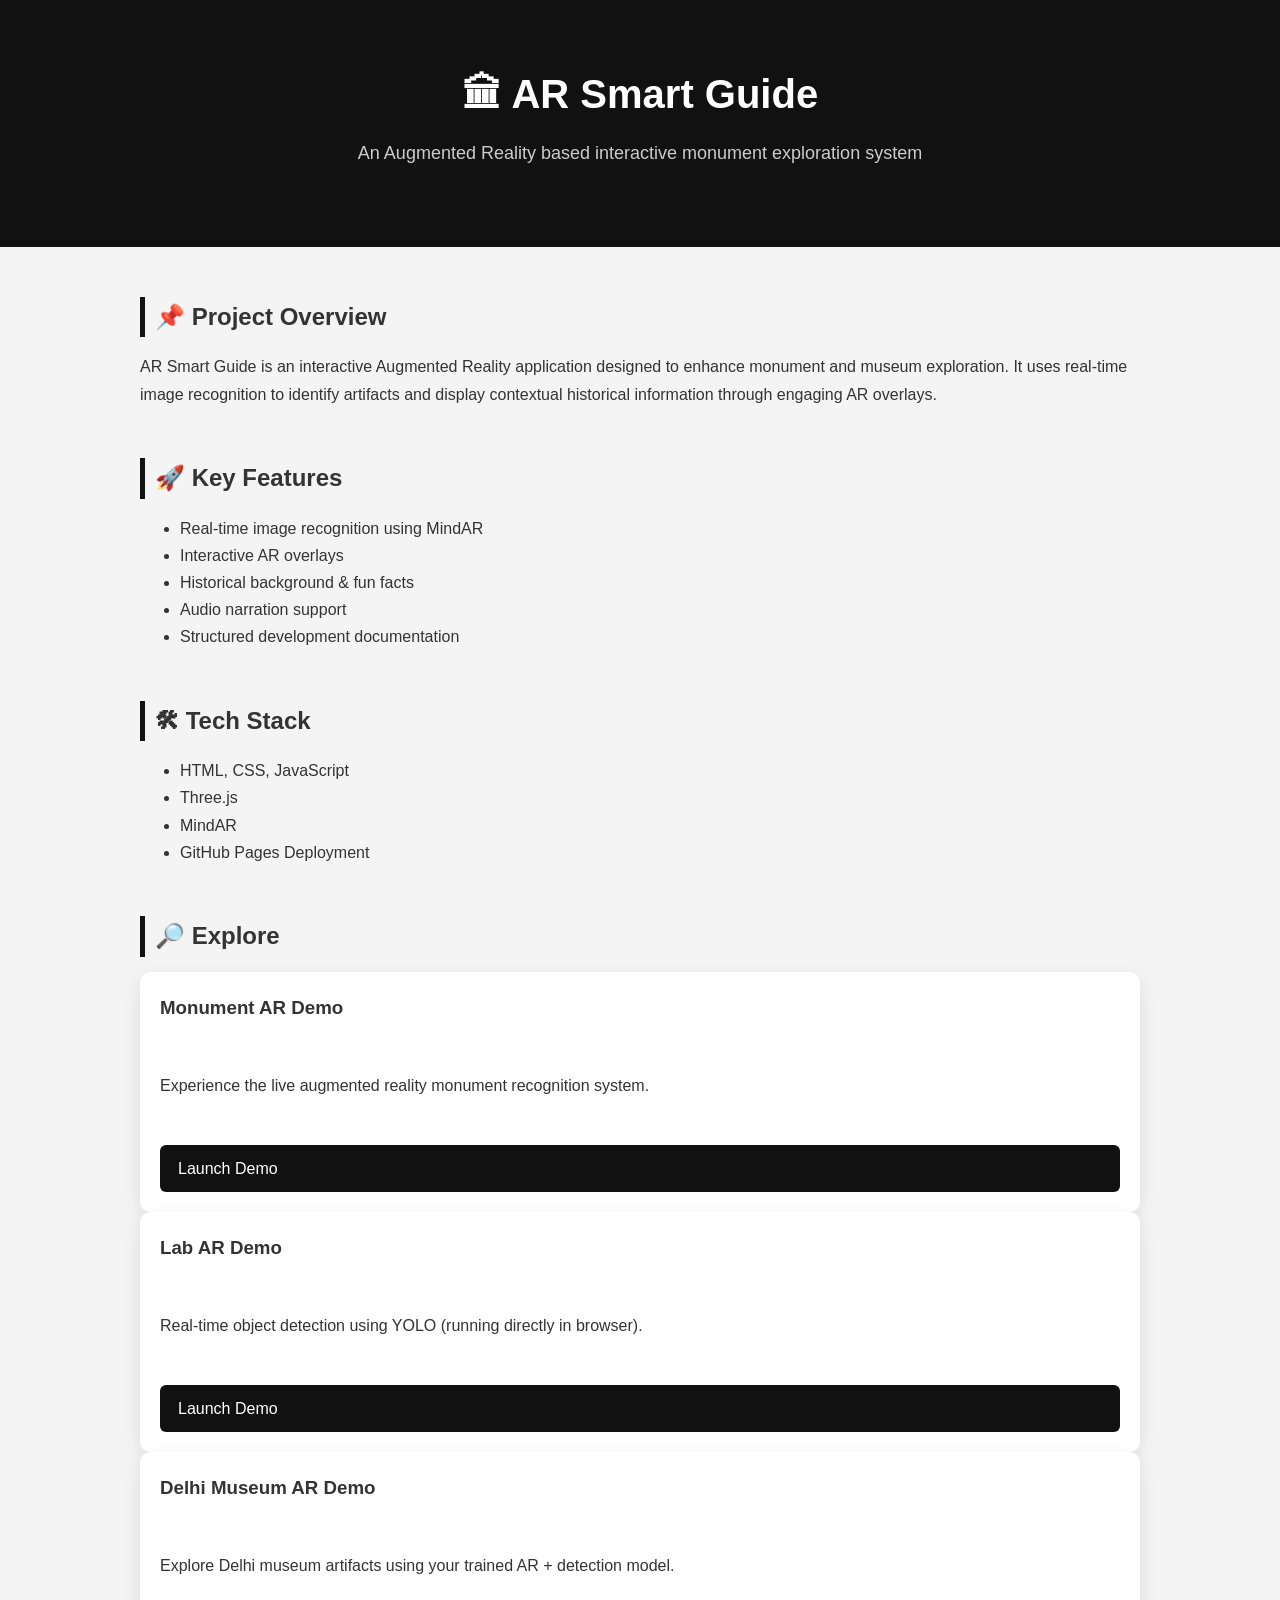
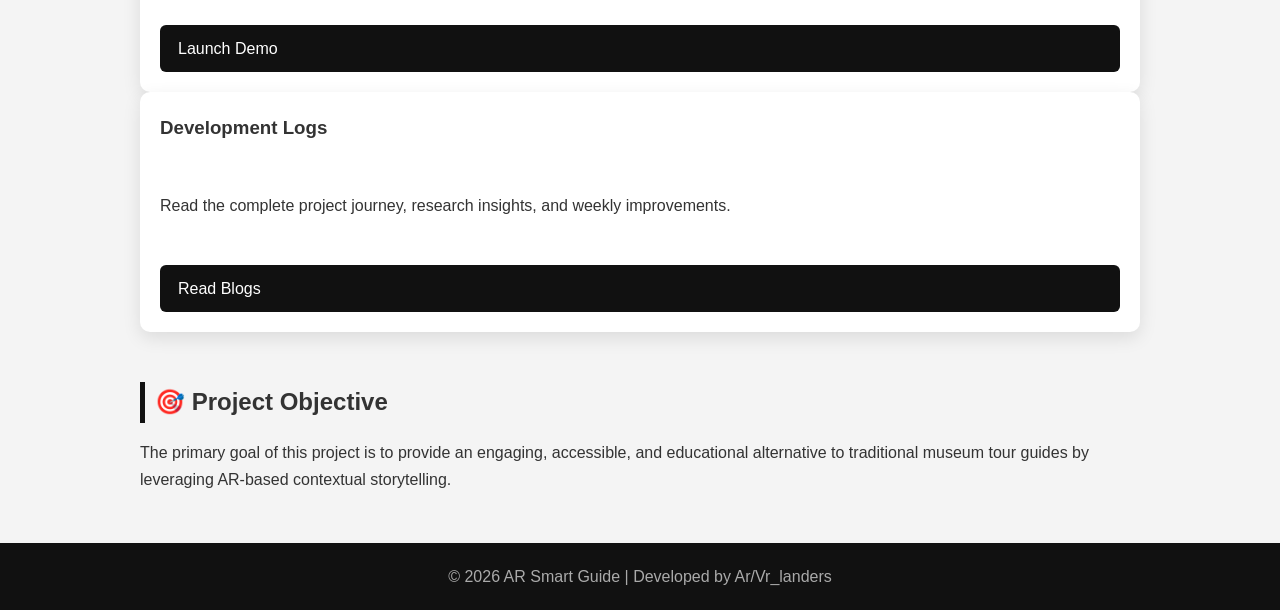
<file: index.html>
<!DOCTYPE html>
<html lang="en">
<head>
  <meta charset="UTF-8">
  <title>AR Smart Guide | Portfolio</title>
  <meta name="viewport" content="width=device-width, initial-scale=1.0">

  <style>
    body {
      margin: 0;
      font-family: Arial, sans-serif;
      line-height: 1.7;
      background: #f4f4f4;
      color: #333;
    }

    header {
      background: #111;
      color: white;
      padding: 60px 20px;
      text-align: center;
    }

    header h1 {
      margin: 0;
      font-size: 40px;
    }

    header p {
      font-size: 18px;
      margin-top: 10px;
      color: #ccc;
    }

    section {
      max-width: 1000px;
      margin: 50px auto;
      padding: 0 20px;
    }

    h2 {
      margin-bottom: 15px;
      border-left: 5px solid #111;
      padding-left: 10px;
    }

   .card {
  background: white;
  padding: 20px;
  border-radius: 10px;
  box-shadow: 0 6px 18px rgba(0,0,0,0.1);
  display: flex;
  flex-direction: column;
  justify-content: space-between; /* Equal height feel */
  min-height: 200px;
  transition: transform 0.2s ease, box-shadow 0.2s ease;
}

.card:hover {
  transform: translateY(-5px);
  box-shadow: 0 10px 25px rgba(0,0,0,0.15);
}

    /* .card {
      flex: 1 1 300px;
      background: white;
      padding: 20px;
      border-radius: 8px;
      box-shadow: 0 5px 15px rgba(0,0,0,0.1);
    } */

    .card h3 {
      margin-top: 0;
    }

    .btn {
      display: inline-block;
      margin-top: 15px;
      padding: 10px 18px;
      background: #111;
      color: white;
      text-decoration: none;
      border-radius: 6px;
      transition: 0.3s;
    }

    .btn:hover {
      background: #444;
    }

    footer {
      background: #111;
      color: #aaa;
      text-align: center;
      padding: 20px;
      margin-top: 50px;
    }
  </style>
</head>

<body>

<header>
  <h1>🏛 AR Smart Guide</h1>
  <p>An Augmented Reality based interactive monument exploration system</p>
</header>

<section>
  <h2>📌 Project Overview</h2>
  <p>
    AR Smart Guide is an interactive Augmented Reality application designed 
    to enhance monument and museum exploration. It uses real-time image 
    recognition to identify artifacts and display contextual historical 
    information through engaging AR overlays.
  </p>
</section>

<section>
  <h2>🚀 Key Features</h2>
  <ul>
    <li>Real-time image recognition using MindAR</li>
    <li>Interactive AR overlays</li>
    <li>Historical background & fun facts</li>
    <li>Audio narration support</li>
    <li>Structured development documentation</li>
  </ul>
</section>

<section>
  <h2>🛠 Tech Stack</h2>
  <ul>
    <li>HTML, CSS, JavaScript</li>
    <li>Three.js</li>
    <li>MindAR</li>
    <li>GitHub Pages Deployment</li>
  </ul>
</section>

<section>
  <h2>🔎 Explore</h2>

  <div class="card-container">
    
    <div class="card">
      <h3>Monument AR Demo</h3>
      <p>Experience the live augmented reality monument recognition system.</p>
      <a href="project/index.html" class="btn">Launch Demo</a>
    </div>

    
  <div class="card">
    <h3>Lab AR Demo</h3>
    <p>Real-time object detection using YOLO (running directly in browser).</p>
    <a href="meseum/index.html" class="btn">Launch Demo</a>
  </div>
    
<div class="card">
  <h3>Delhi Museum AR Demo</h3>
  <p>Explore Delhi museum artifacts using your trained AR + detection model.</p>
  <a href="delhi_meseum/index.html" class="btn">Launch Demo</a>
</div>
    
    <div class="card">
      <h3>Development Logs</h3>
      <p>Read the complete project journey, research insights, and weekly improvements.</p>
      <a href="blogs/index.html" class="btn">Read Blogs</a>
    </div>

  </div>
</section>

<section>
  <h2>🎯 Project Objective</h2>
  <p>
    The primary goal of this project is to provide an engaging, accessible, 
    and educational alternative to traditional museum tour guides by 
    leveraging AR-based contextual storytelling.
  </p>
</section>

<footer>
  © 2026 AR Smart Guide | Developed by Ar/Vr_landers
</footer>

</body>
</html>
</file>
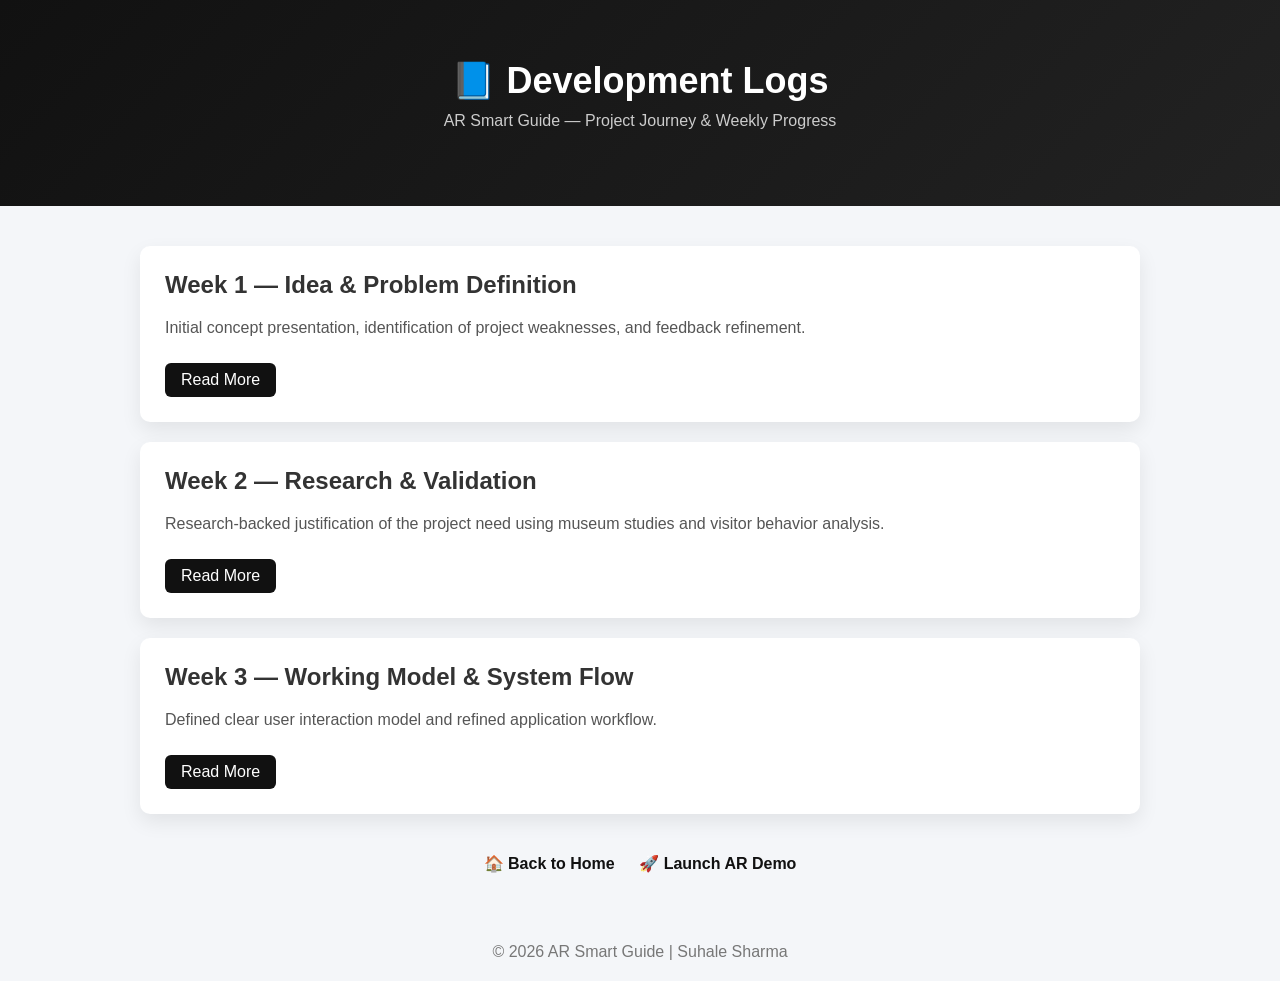
<file: blogs/index.html>
<!DOCTYPE html>
<html lang="en">
<head>
  <meta charset="UTF-8">
  <title>Development Logs | AR Smart Guide</title>
  <meta name="viewport" content="width=device-width, initial-scale=1.0">

  <style>
    body {
      margin: 0;
      font-family: "Segoe UI", Arial, sans-serif;
      background: #f4f6f9;
      color: #333;
    }

    /* ===== Header ===== */
    .header {
      background: linear-gradient(135deg, #111, #222);
      color: white;
      text-align: center;
      padding: 60px 20px;
    }

    .header h1 {
      margin: 0;
      font-size: 36px;
    }

    .header p {
      margin-top: 10px;
      color: #ccc;
    }

    /* ===== Container ===== */
    .container {
      max-width: 1000px;
      margin: 40px auto;
      padding: 0 20px;
    }

    /* ===== Blog Cards ===== */
    .card {
      background: white;
      padding: 25px;
      margin-bottom: 20px;
      border-radius: 10px;
      box-shadow: 0 8px 20px rgba(0,0,0,0.08);
      transition: transform 0.2s ease, box-shadow 0.2s ease;
    }

    .card:hover {
      transform: translateY(-5px);
      box-shadow: 0 12px 25px rgba(0,0,0,0.12);
    }

    .card h2 {
      margin-top: 0;
    }

    .card p {
      color: #555;
    }

    .btn {
      display: inline-block;
      margin-top: 10px;
      padding: 8px 16px;
      background: #111;
      color: white;
      text-decoration: none;
      border-radius: 6px;
      transition: 0.3s ease;
    }

    .btn:hover {
      background: #444;
    }

    /* ===== Navigation ===== */
    .nav {
      text-align: center;
      margin-top: 40px;
    }

    .nav a {
      margin: 0 10px;
      text-decoration: none;
      color: #111;
      font-weight: bold;
    }

    .nav a:hover {
      text-decoration: underline;
    }

    /* ===== Footer ===== */
    .footer {
      text-align: center;
      margin-top: 50px;
      padding: 20px;
      color: #777;
    }

  </style>
</head>

<body>

<div class="header">
  <h1>📘 Development Logs</h1>
  <p>AR Smart Guide — Project Journey & Weekly Progress</p>
</div>

<div class="container">

  <div class="card">
    <h2>Week 1 — Idea & Problem Definition</h2>
    <p>Initial concept presentation, identification of project weaknesses, and feedback refinement.</p>
    <a href="week1.html" class="btn">Read More</a>
  </div>

  <div class="card">
    <h2>Week 2 — Research & Validation</h2>
    <p>Research-backed justification of the project need using museum studies and visitor behavior analysis.</p>
    <a href="week2.html" class="btn">Read More</a>
  </div>

  <div class="card">
    <h2>Week 3 — Working Model & System Flow</h2>
    <p>Defined clear user interaction model and refined application workflow.</p>
    <a href="week3.html" class="btn">Read More</a>
  </div>

  <div class="nav">
    <a href="../index.html">🏠 Back to Home</a>
    <a href="../project/index.html">🚀 Launch AR Demo</a>
  </div>

</div>

<div class="footer">
  © 2026 AR Smart Guide | Suhale Sharma
</div>

</body>
</html>
</file>
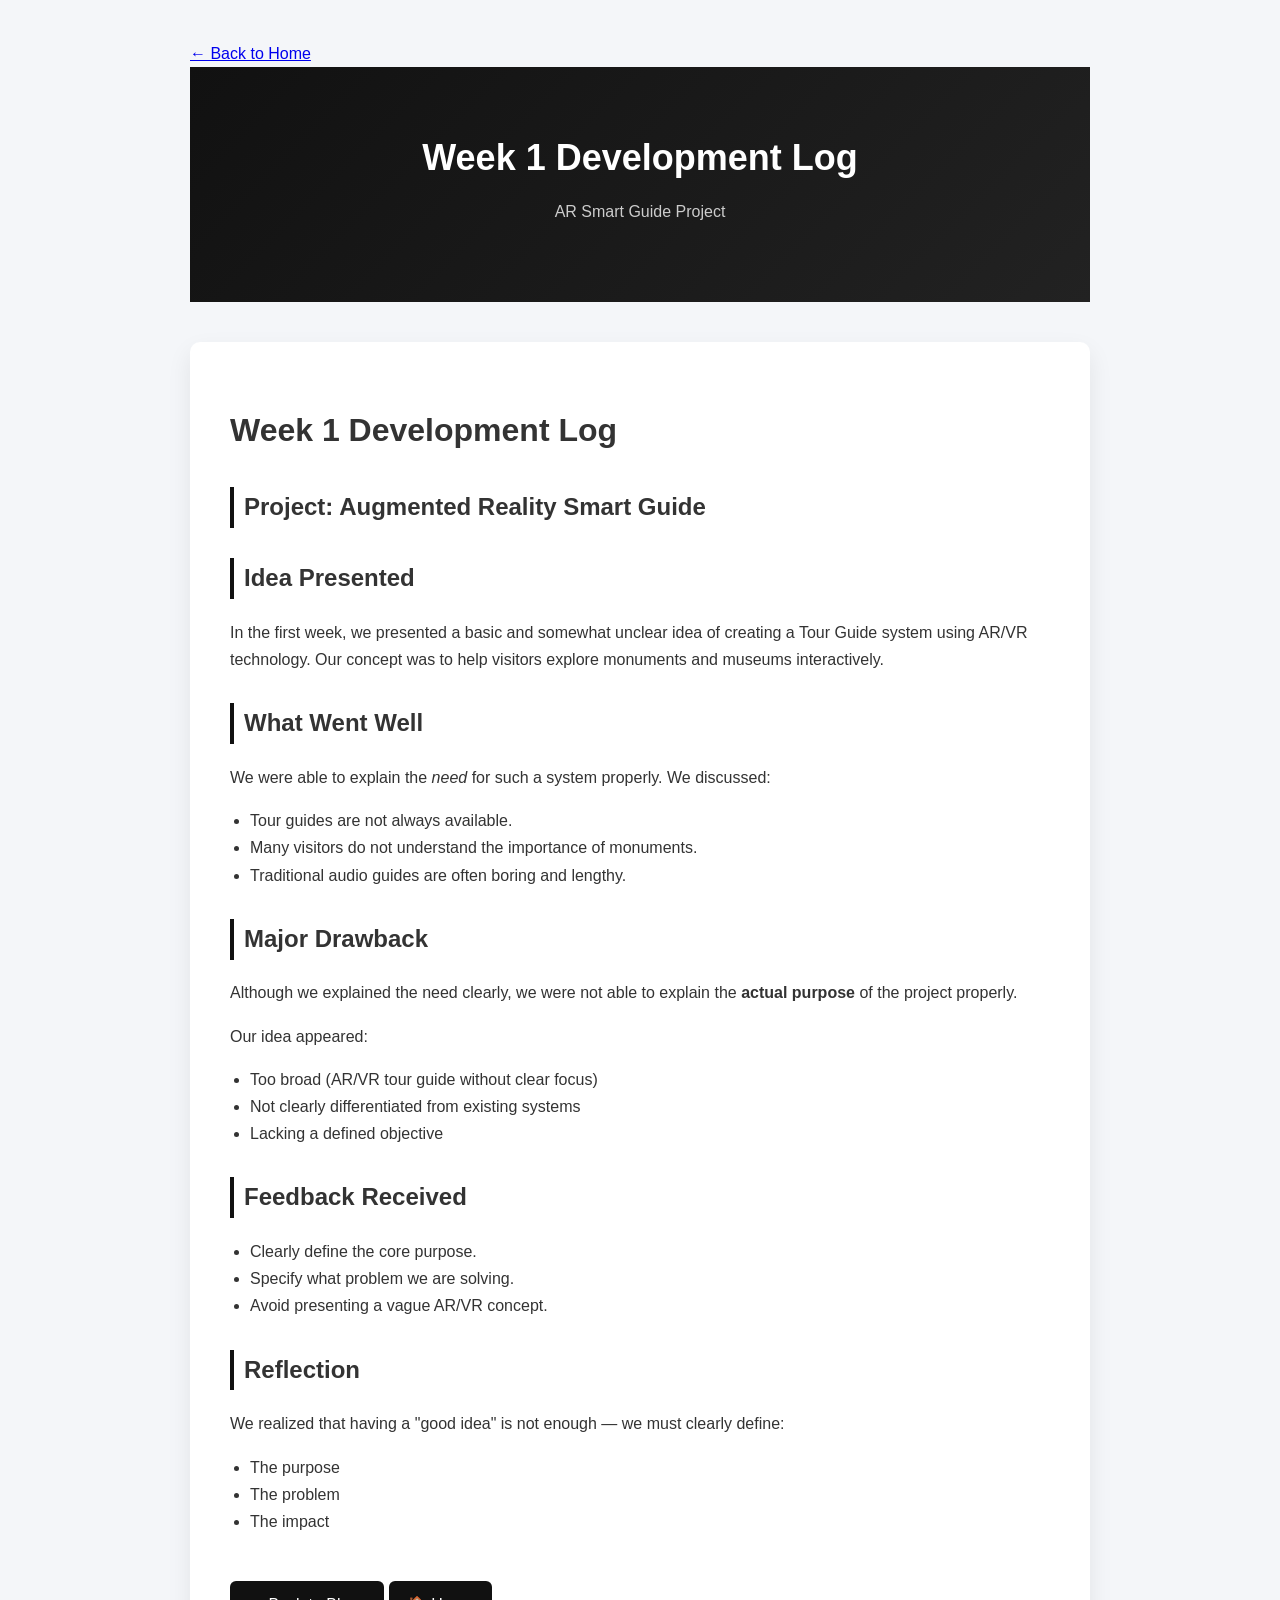
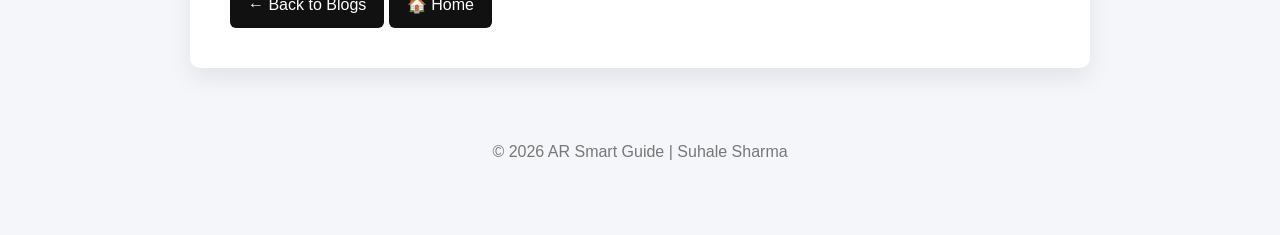
<file: blogs/week1.html>
<!DOCTYPE html>
<html lang="en">
<head>
    <meta charset="UTF-8">
    <title>Week 1 Development Log - AR Smart Guide</title>
    <meta name="viewport" content="width=device-width, initial-scale=1.0">
    
    <!-- Link your main CSS if you want consistent styling -->
    
    <link rel="stylesheet" href="blog.css">

    <style>
        body {
            font-family: Arial, sans-serif;
            line-height: 1.7;
            padding: 40px;
            max-width: 900px;
            margin: auto;
        }
        h1 {
            margin-bottom: 5px;
        }
        h2 {
            margin-top: 30px;
        }
        ul {
            margin-top: 10px;
        }
        .highlight {
            font-weight: bold;
        }
    </style>
    <a href="../index.html">← Back to Home</a>
</head>
<body>
    <div class="blog-header">
  <h1>Week 1 Development Log</h1>
  <p>AR Smart Guide Project</p>
</div>

<div class="container">

    <h1>Week 1 Development Log</h1>
    <h2>Project: Augmented Reality Smart Guide</h2>

    <h2>Idea Presented</h2>
    <p>
        In the first week, we presented a basic and somewhat unclear idea of creating 
        a Tour Guide system using AR/VR technology. Our concept was to help visitors 
        explore monuments and museums interactively.
    </p>

    <h2>What Went Well</h2>
    <p>We were able to explain the <em>need</em> for such a system properly. We discussed:</p>
    <ul>
        <li>Tour guides are not always available.</li>
        <li>Many visitors do not understand the importance of monuments.</li>
        <li>Traditional audio guides are often boring and lengthy.</li>
    </ul>

    <h2>Major Drawback</h2>
    <p>
        Although we explained the need clearly, we were not able to explain the 
        <span class="highlight">actual purpose</span> of the project properly.
    </p>

    <p>Our idea appeared:</p>
    <ul>
        <li>Too broad (AR/VR tour guide without clear focus)</li>
        <li>Not clearly differentiated from existing systems</li>
        <li>Lacking a defined objective</li>
    </ul>

    <h2>Feedback Received</h2>
    <ul>
        <li>Clearly define the core purpose.</li>
        <li>Specify what problem we are solving.</li>
        <li>Avoid presenting a vague AR/VR concept.</li>
    </ul>

    <h2>Reflection</h2>
    <p>
        We realized that having a "good idea" is not enough — we must clearly define:
    </p>
    <ul>
        <li>The purpose</li>
        <li>The problem</li>
        <li>The impact</li>
    </ul>
     <a href="index.html" class="nav-btn">← Back to Blogs</a>
  <a href="../index.html" class="nav-btn">🏠 Home</a>

</div>

<div class="footer">
  © 2026 AR Smart Guide | Suhale Sharma
</div>

</body>
</html>
</file>
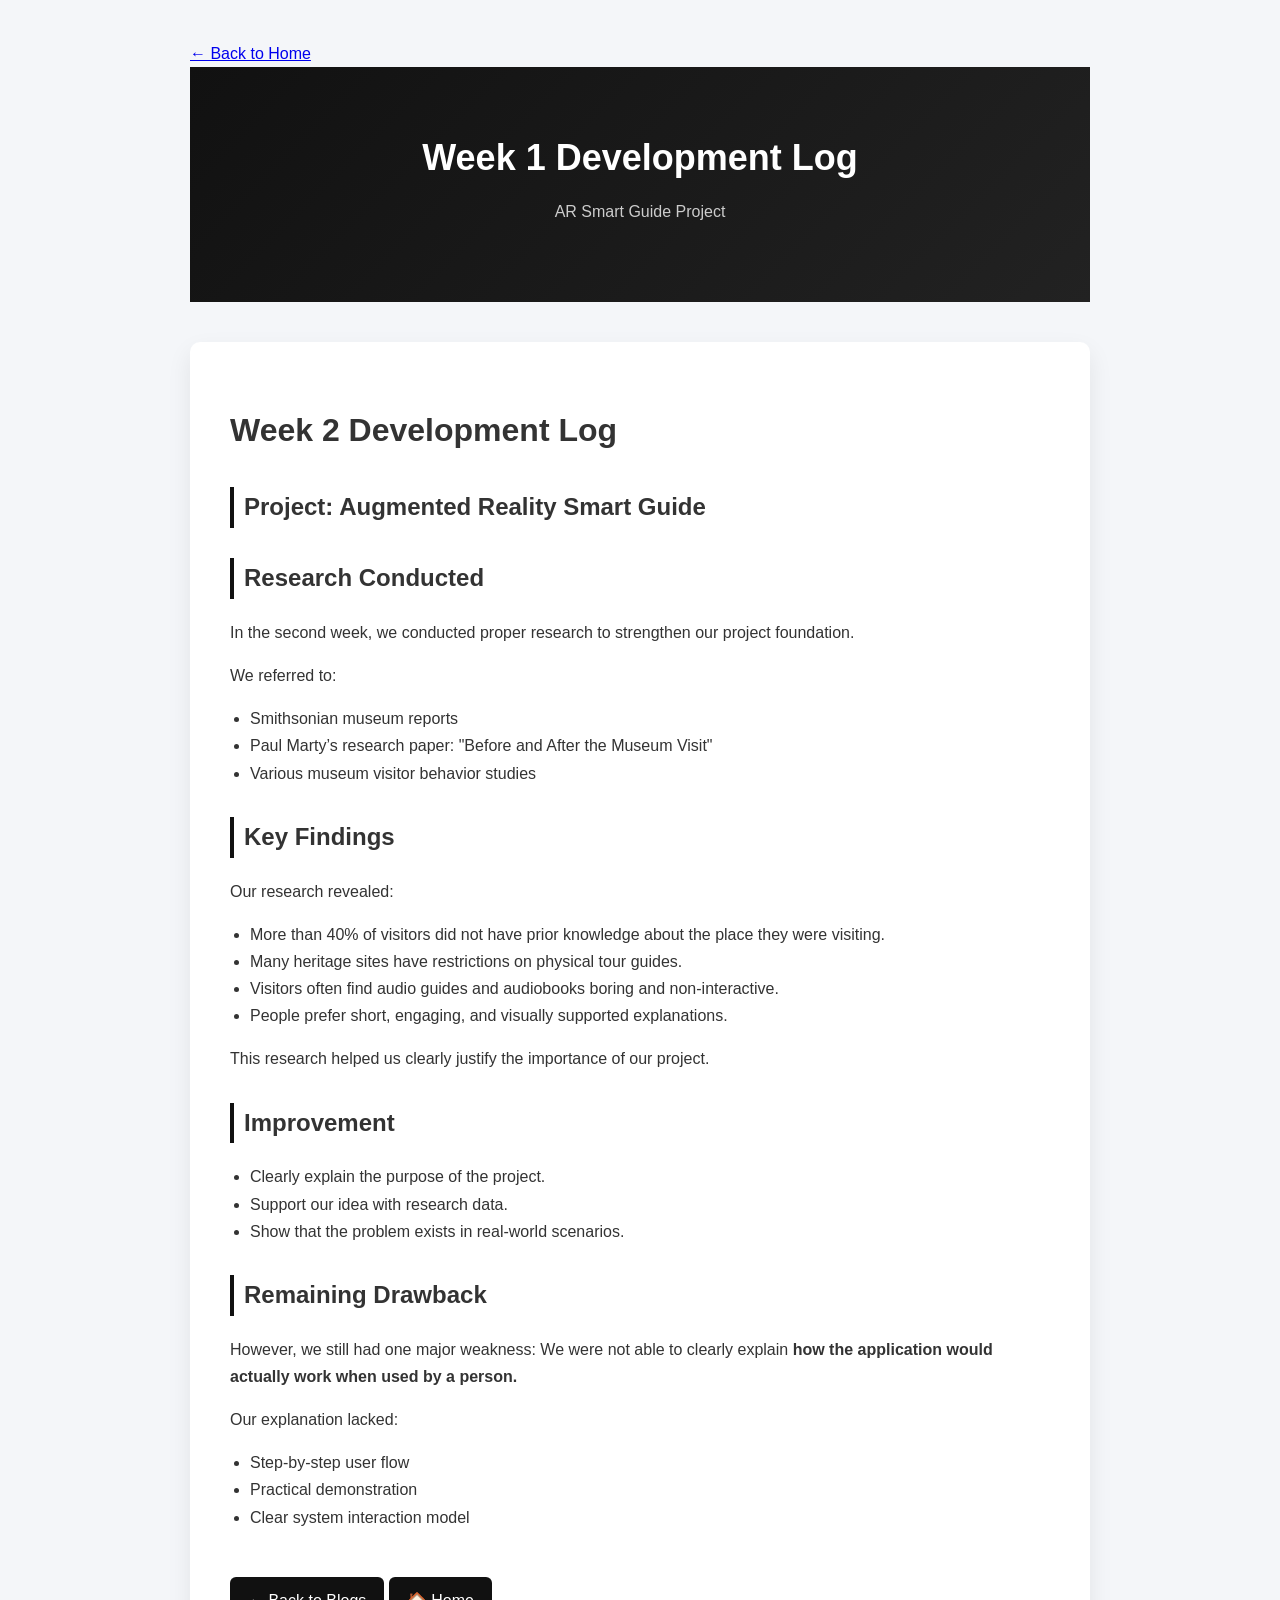
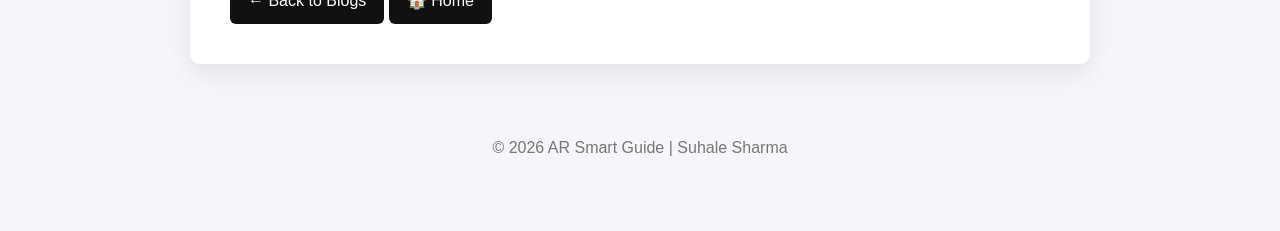
<file: blogs/week2.html>
<!DOCTYPE html>
<html lang="en">
<head>
    <meta charset="UTF-8">
    <title>Week 2 Development Log - AR Smart Guide</title>
    <meta name="viewport" content="width=device-width, initial-scale=1.0">
    
    <!-- Use main project CSS -->
    
    <link rel="stylesheet" href="blog.css">

    <style>
        body {
            font-family: Arial, sans-serif;
            line-height: 1.7;
            padding: 40px;
            max-width: 900px;
            margin: auto;
        }
        h1 {
            margin-bottom: 5px;
        }
        h2 {
            margin-top: 30px;
        }
        ul {
            margin-top: 10px;
        }
        .highlight {
            font-weight: bold;
        }
    </style>
    <a href="../index.html">← Back to Home</a>
</head>
<body>
    <div class="blog-header">
  <h1>Week 1 Development Log</h1>
  <p>AR Smart Guide Project</p>
</div>

<div class="container">

    <h1>Week 2 Development Log</h1>
    <h2>Project: Augmented Reality Smart Guide</h2>

    <h2>Research Conducted</h2>
    <p>
        In the second week, we conducted proper research to strengthen our project foundation.
    </p>

    <p>We referred to:</p>
    <ul>
        <li>Smithsonian museum reports</li>
        <li>Paul Marty’s research paper: "Before and After the Museum Visit"</li>
        <li>Various museum visitor behavior studies</li>
    </ul>

    <h2>Key Findings</h2>
    <p>Our research revealed:</p>

    <ul>
        <li>More than 40% of visitors did not have prior knowledge about the place they were visiting.</li>
        <li>Many heritage sites have restrictions on physical tour guides.</li>
        <li>Visitors often find audio guides and audiobooks boring and non-interactive.</li>
        <li>People prefer short, engaging, and visually supported explanations.</li>
    </ul>

    <p>
        This research helped us clearly justify the importance of our project.
    </p>

    <h2>Improvement</h2>
    <ul>
        <li>Clearly explain the purpose of the project.</li>
        <li>Support our idea with research data.</li>
        <li>Show that the problem exists in real-world scenarios.</li>
    </ul>

    <h2>Remaining Drawback</h2>
    <p>
        However, we still had one major weakness:
        We were not able to clearly explain 
        <span class="highlight">how the application would actually work when used by a person.</span>
    </p>

    <p>Our explanation lacked:</p>
    <ul>
        <li>Step-by-step user flow</li>
        <li>Practical demonstration</li>
        <li>Clear system interaction model</li>
    </ul>
    <a href="index.html" class="nav-btn">← Back to Blogs</a>
  <a href="../index.html" class="nav-btn">🏠 Home</a>

</div>

<div class="footer">
  © 2026 AR Smart Guide | Suhale Sharma
</div>
    

</body>
</html>
</file>
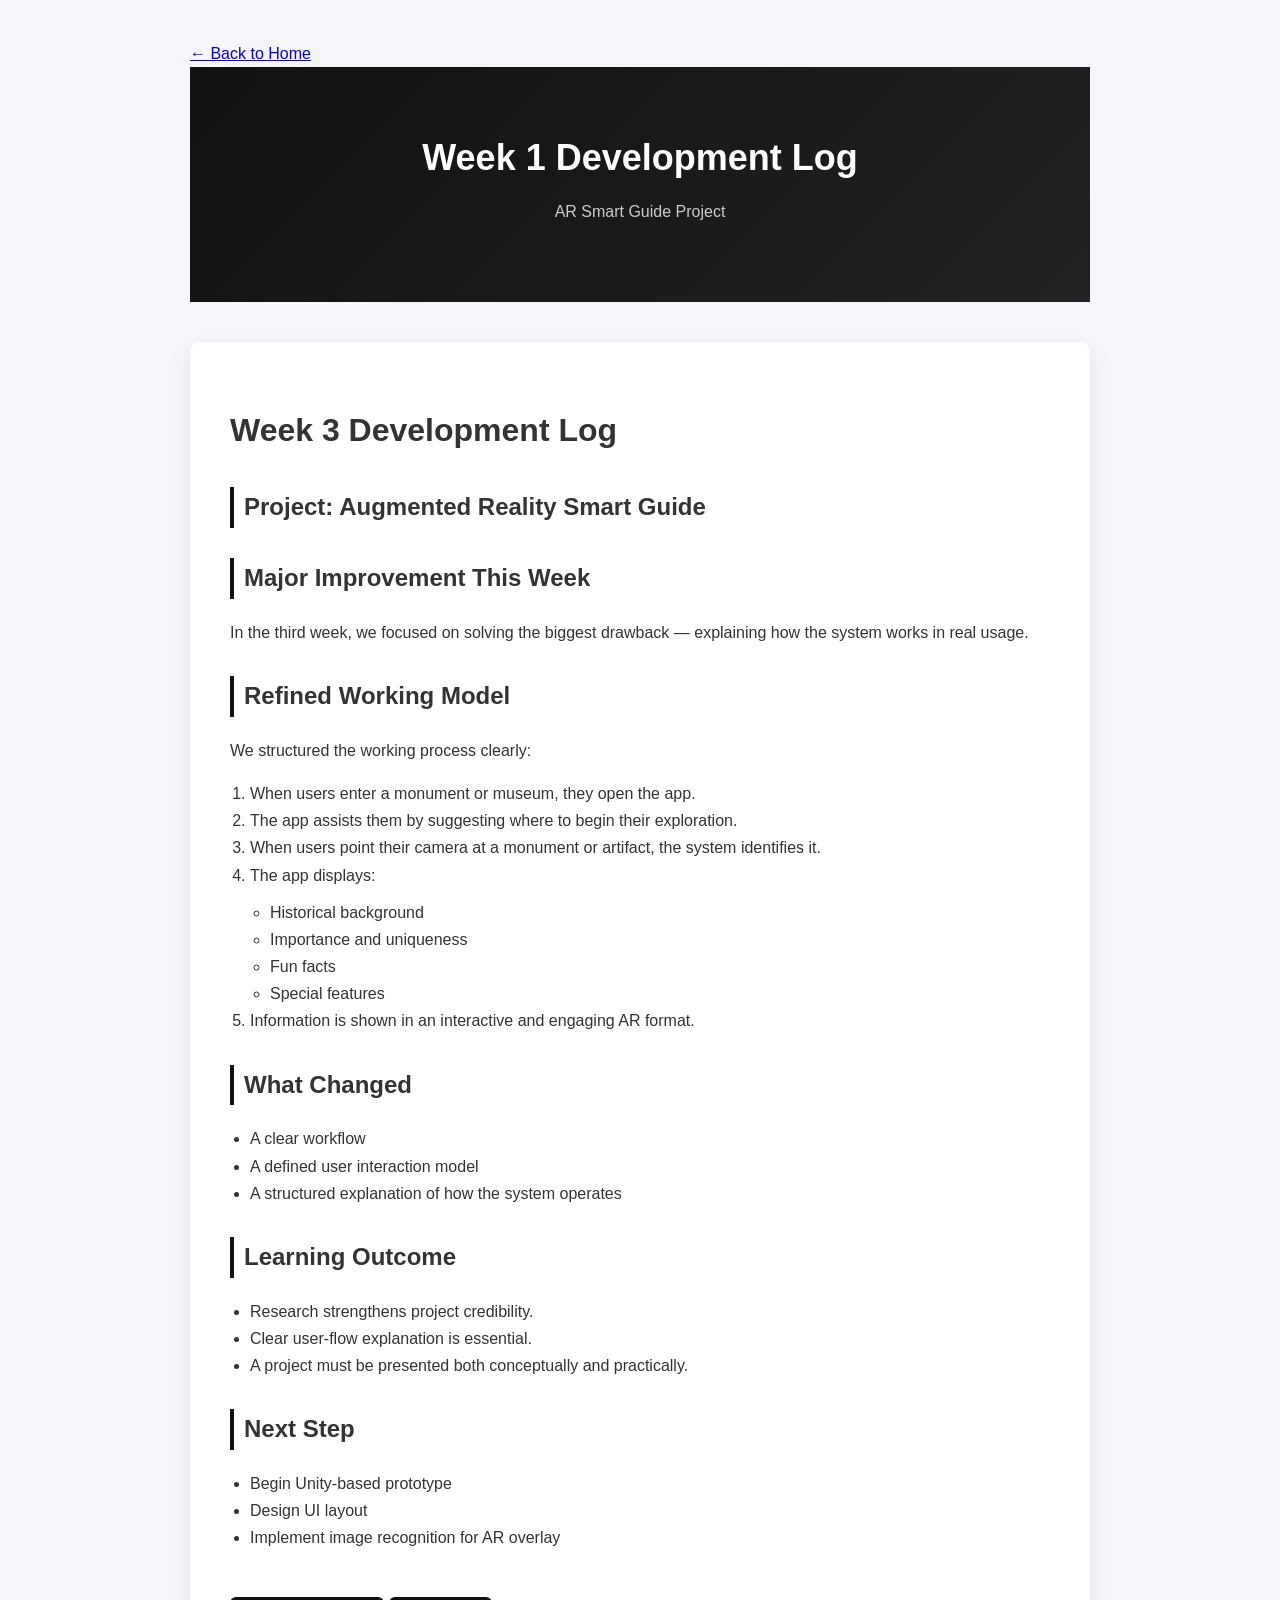
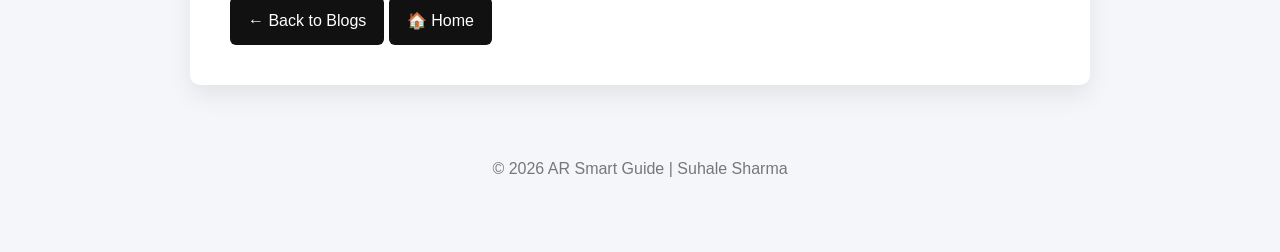
<file: blogs/week3.html>
<!DOCTYPE html>
<html lang="en">
<head>
    <meta charset="UTF-8">
    <title>Week 3 Development Log - AR Smart Guide</title>
    <meta name="viewport" content="width=device-width, initial-scale=1.0">

    <!-- Link to main project CSS -->
    
    <link rel="stylesheet" href="blog.css">

    <style>
        body {
            font-family: Arial, sans-serif;
            line-height: 1.7;
            padding: 40px;
            max-width: 900px;
            margin: auto;
        }
        h1 {
            margin-bottom: 5px;
        }
        h2 {
            margin-top: 30px;
        }
        ul, ol {
            margin-top: 10px;
        }
        .highlight {
            font-weight: bold;
        }
    </style>
    <a href="../index.html">← Back to Home</a>
</head>
<body>
    <div class="blog-header">
  <h1>Week 1 Development Log</h1>
  <p>AR Smart Guide Project</p>
</div>

<div class="container">

    <h1>Week 3 Development Log</h1>
    <h2>Project: Augmented Reality Smart Guide</h2>

    <h2>Major Improvement This Week</h2>
    <p>
        In the third week, we focused on solving the biggest drawback —
        explaining how the system works in real usage.
    </p>

    <h2>Refined Working Model</h2>
    <p>We structured the working process clearly:</p>

    <ol>
        <li>When users enter a monument or museum, they open the app.</li>
        <li>The app assists them by suggesting where to begin their exploration.</li>
        <li>When users point their camera at a monument or artifact, the system identifies it.</li>
        <li>
            The app displays:
            <ul>
                <li>Historical background</li>
                <li>Importance and uniqueness</li>
                <li>Fun facts</li>
                <li>Special features</li>
            </ul>
        </li>
        <li>Information is shown in an interactive and engaging AR format.</li>
    </ol>

    <h2>What Changed</h2>
    <ul>
        <li>A clear workflow</li>
        <li>A defined user interaction model</li>
        <li>A structured explanation of how the system operates</li>
    </ul>

    <h2>Learning Outcome</h2>
    <ul>
        <li>Research strengthens project credibility.</li>
        <li>Clear user-flow explanation is essential.</li>
        <li>A project must be presented both conceptually and practically.</li>
    </ul>

    <h2>Next Step</h2>
    <ul>
        <li>Begin Unity-based prototype</li>
        <li>Design UI layout</li>
        <li>Implement image recognition for AR overlay</li>
    </ul>
    <a href="index.html" class="nav-btn">← Back to Blogs</a>
  <a href="../index.html" class="nav-btn">🏠 Home</a>

</div>

<div class="footer">
  © 2026 AR Smart Guide | Suhale Sharma
</div>

</body>
</html>
</file>
<file: blogs/blog.css>
/* ===== GLOBAL ===== */
body {
  margin: 0;
  font-family: "Segoe UI", Roboto, Arial, sans-serif;
  background: #f4f6f9;
  color: #333;
  line-height: 1.8;
}

/* ===== HEADER ===== */
.blog-header {
  background: linear-gradient(135deg, #111, #222);
  color: white;
  padding: 60px 20px;
  text-align: center;
}

.blog-header h1 {
  margin: 0;
  font-size: 36px;
}

.blog-header p {
  margin-top: 10px;
  color: #ccc;
}

/* ===== CONTAINER ===== */
.container {
  max-width: 850px;
  margin: 40px auto;
  background: white;
  padding: 40px;
  border-radius: 10px;
  box-shadow: 0 10px 25px rgba(0,0,0,0.08);
}

/* ===== HEADINGS ===== */
h2 {
  margin-top: 35px;
  border-left: 4px solid #111;
  padding-left: 10px;
}

h3 {
  margin-top: 25px;
}

/* ===== LISTS ===== */
ul, ol {
  margin-top: 10px;
  padding-left: 20px;
}

/* ===== BUTTONS ===== */
.nav-btn {
  display: inline-block;
  margin-top: 30px;
  padding: 10px 18px;
  background: #111;
  color: white;
  text-decoration: none;
  border-radius: 6px;
  transition: 0.3s ease;
}

.nav-btn:hover {
  background: #444;
}

/* ===== BLOG LIST PAGE CARDS ===== */
.blog-card {
  background: white;
  padding: 25px;
  margin-bottom: 20px;
  border-radius: 8px;
  box-shadow: 0 6px 15px rgba(0,0,0,0.06);
  transition: transform 0.2s ease;
}

.blog-card:hover {
  transform: translateY(-5px);
}

.blog-card h3 {
  margin-top: 0;
}

.blog-card a {
  text-decoration: none;
  color: #111;
  font-weight: bold;
}

/* ===== FOOTER ===== */
.footer {
  text-align: center;
  padding: 30px;
  color: #777;
  margin-top: 40px;
}
</file>
